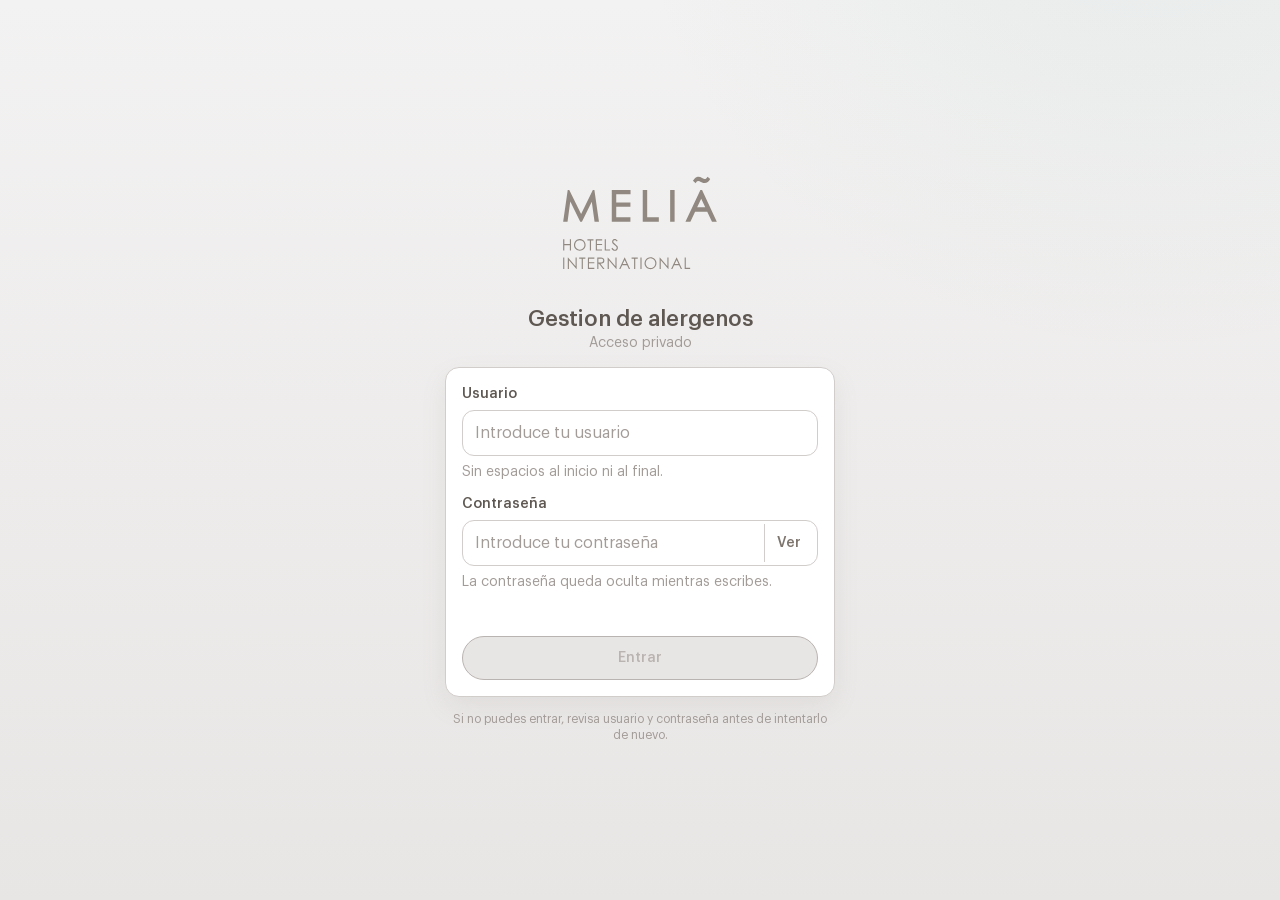
<file: index.html>
<!doctype html>
<html lang="es">
<head>
  <meta charset="utf-8">
  <meta name="viewport" content="width=device-width, initial-scale=1">
  <title>Alergenos - Ensamblaje final</title>
  <meta http-equiv="refresh" content="0; url=frontend/pantallas/acceso.html">
</head>
<body>
  <p>Abriendo Alergenos...</p>
  <script>
    window.location.replace("frontend/pantallas/acceso.html");
  </script>
</body>
</html>
</file>
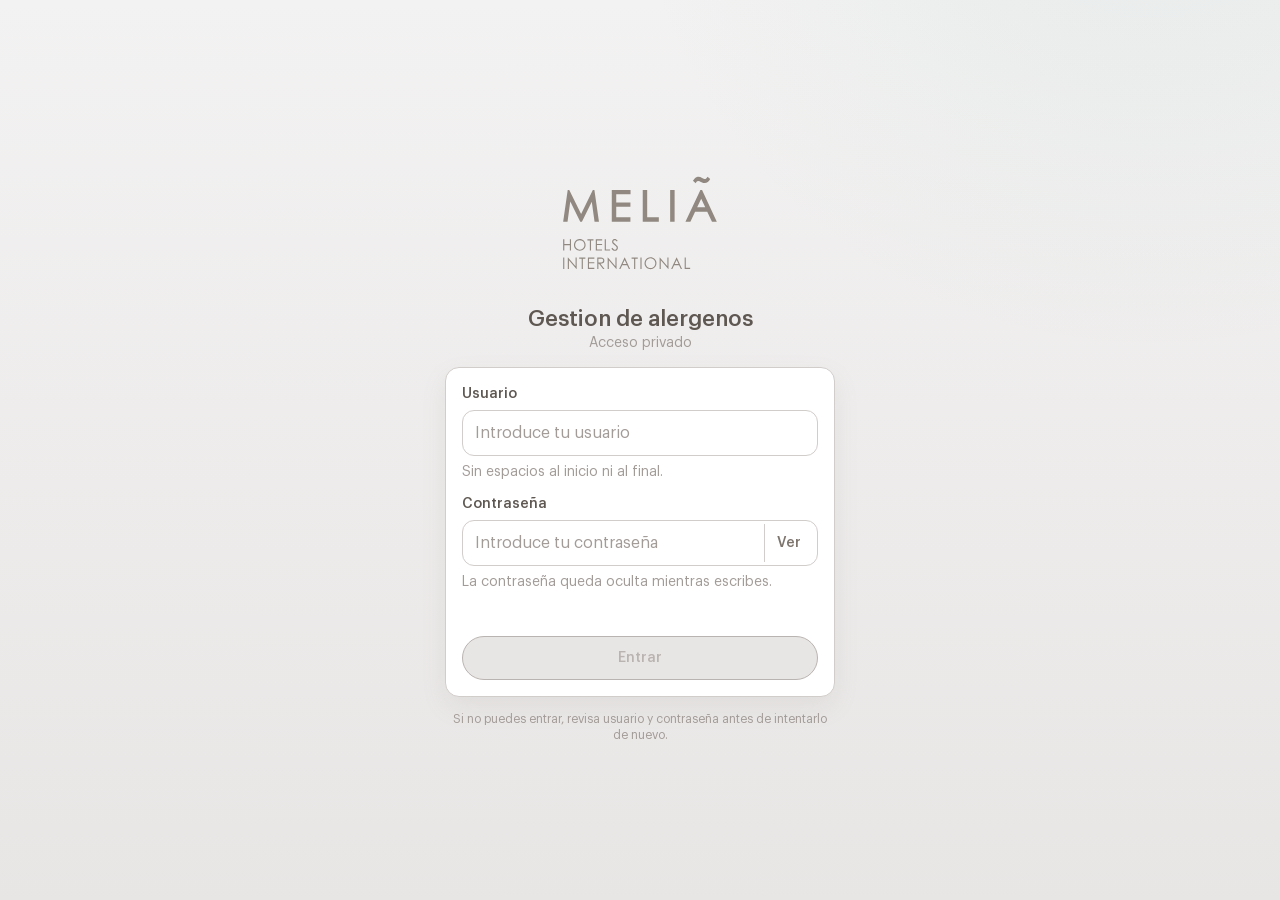
<file: test_boxer1_firebase.html>
<!doctype html>
<html lang="es">
<head>
  <meta charset="utf-8">
  <meta name="viewport" content="width=device-width, initial-scale=1">
  <title>Alergenos V2</title>
  <meta http-equiv="refresh" content="0; url=index.html">
</head>
<body>
  <p>Abriendo Alergenos V2...</p>
  <script>
    window.location.replace("index.html");
  </script>
</body>
</html>
</file>
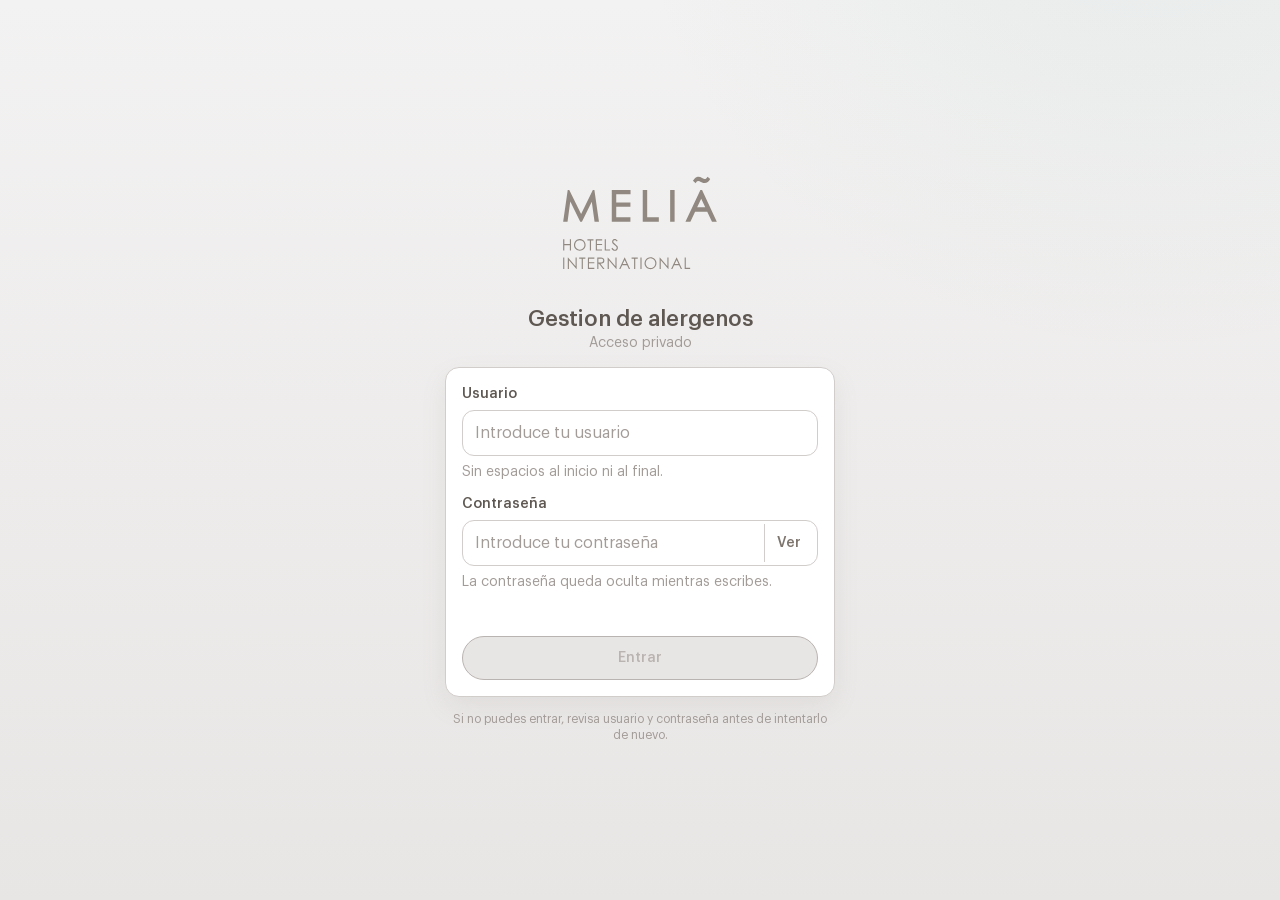
<file: frontend/pantallas/acceso.html>
﻿<!doctype html>
<html lang="es">
<head>
  <meta charset="utf-8">
  <meta name="viewport" content="width=device-width, initial-scale=1">
  <title>Acceso - Gestion de alergenos</title>
  <link rel="stylesheet" href="../styles/app_brand_tokens.css">
  <style>
    @font-face {
      font-family: "Graphik";
      src: url("../../assets/fonts/Graphik-Regular.ttf") format("truetype");
      font-weight: 400;
      font-style: normal;
      font-display: swap;
    }
    @font-face {
      font-family: "Graphik";
      src: url("../../assets/fonts/Graphik-Medium.ttf") format("truetype");
      font-weight: 500;
      font-style: normal;
      font-display: swap;
    }
    @font-face {
      font-family: "Graphik";
      src: url("../../assets/fonts/Graphik-Bold.ttf") format("truetype");
      font-weight: 700;
      font-style: normal;
      font-display: swap;
    }

    :root {
      --font-family-operativa: "Graphik", Arial, sans-serif;
      --panel: var(--bg-surface);
      --surface: var(--bg-surface-soft);
      --line: var(--border-soft);
      --line-strong: var(--border-medium);
      --text: var(--text-primary);
      --text-strong-local: var(--text-strong);
      --muted: var(--text-secondary);
      --primary: var(--action-primary);
      --accent: var(--accent-ui);
      --danger-local: var(--danger-ui);
    }

    * { box-sizing: border-box; }

    html,
    body {
      min-height: 100%;
      margin: 0;
    }

    body {
      min-height: 100vh;
      display: grid;
      place-items: center;
      padding: 24px 16px;
      color: var(--text);
      font-family: var(--font-family-operativa);
      font-size: 16px;
      line-height: 24px;
      background:
        radial-gradient(circle at 90% -20%, rgba(79, 151, 142, 0.08), rgba(79, 151, 142, 0) 34%),
        linear-gradient(180deg, var(--bg-app) 0%, var(--bg-surface-soft) 100%);
    }

    button,
    input {
      font: inherit;
    }

    h1,
    p {
      margin: 0;
    }

    .access-shell {
      width: min(100%, 390px);
      display: grid;
      gap: 14px;
    }

    .brand {
      display: grid;
      justify-items: center;
      gap: 16px;
      text-align: center;
    }

    .brand-logo {
      width: min(320px, 82vw);
      height: auto;
      display: block;
    }

    .brand h1 {
      color: var(--text-strong-local);
      font-size: 22px;
      line-height: 28px;
      font-weight: 500;
      letter-spacing: 0;
    }

    .brand p {
      color: var(--muted);
      font-size: 14px;
      line-height: 20px;
      font-weight: 400;
    }

    .access-panel {
      display: grid;
      gap: 12px;
      padding: 16px;
      border: 1px solid var(--line);
      border-radius: 14px;
      background: var(--panel);
      box-shadow: var(--shadow-soft);
    }

    .field {
      display: grid;
      gap: 6px;
    }

    .field label {
      color: var(--text-strong-local);
      font-size: 14px;
      line-height: 20px;
      font-weight: 500;
    }

    .input-wrap {
      display: flex;
      align-items: center;
      min-height: 44px;
      border: 1px solid var(--line);
      border-radius: 12px;
      background: var(--bg-surface);
      overflow: hidden;
    }

    .input-wrap:focus-within {
      border-color: var(--accent);
      box-shadow: 0 0 0 3px rgba(79, 151, 142, 0.12);
    }

    .input-wrap input {
      width: 100%;
      min-width: 0;
      border: 0;
      outline: 0;
      padding: 10px 12px;
      color: var(--text);
      background: transparent;
      font-size: 16px;
      line-height: 24px;
      font-weight: 400;
    }

    .input-wrap input::placeholder {
      color: var(--muted);
    }

    .password-toggle {
      flex: 0 0 auto;
      min-height: 38px;
      margin-right: 4px;
      padding: 0 12px;
      border: 0;
      border-left: 1px solid var(--line);
      color: var(--text);
      background: transparent;
      cursor: pointer;
      font-size: 14px;
      line-height: 20px;
      font-weight: 500;
    }

    .field-help {
      min-height: 20px;
      color: var(--muted);
      font-size: 14px;
      line-height: 20px;
      font-weight: 400;
    }

    .field-help.is-error,
    .form-message.is-error {
      color: var(--danger-local);
    }

    .field-help.is-warning {
      color: var(--text-strong-local);
    }

    .form-message {
      min-height: 20px;
      color: var(--muted);
      font-size: 14px;
      line-height: 20px;
      font-weight: 400;
    }

    .submit-button {
      min-height: 44px;
      border: 1px solid var(--primary);
      border-radius: 999px;
      color: var(--text-on-solid);
      background: var(--primary);
      cursor: pointer;
      font-size: 14px;
      line-height: 20px;
      font-weight: 500;
    }

    .submit-button:disabled {
      border-color: var(--border-medium);
      color: var(--text-disabled);
      background: var(--bg-disabled);
      cursor: not-allowed;
    }

    .access-note {
      color: var(--muted);
      text-align: center;
      font-size: 12px;
      line-height: 16px;
      font-weight: 400;
    }

    .access-toast {
      position: fixed;
      left: 16px;
      right: 16px;
      bottom: 18px;
      z-index: 10;
      max-width: 420px;
      margin: 0 auto;
      padding: 14px 16px;
      border: 1px solid var(--border-medium);
      border-radius: 12px;
      color: var(--text);
      background: var(--bg-surface);
      box-shadow: var(--shadow-medium);
      font-size: 14px;
      line-height: 20px;
      font-weight: 400;
      opacity: 0;
      transform: translateY(12px);
      pointer-events: none;
      transition: opacity 160ms ease, transform 160ms ease;
    }

    .access-toast.is-visible {
      opacity: 1;
      transform: translateY(0);
    }

    .access-toast.is-error {
      border-color: var(--danger-local);
      color: var(--danger-local);
    }

    .access-toast.is-warning {
      border-color: var(--accent);
      color: var(--text-strong-local);
    }

    @media (max-width: 420px) {
      body {
        align-items: start;
        padding-top: 28px;
      }

      .brand-logo {
        width: min(300px, 82vw);
      }

      .access-panel {
        padding: 14px;
      }
    }
  </style>
</head>
<body>
  <main class="access-shell" aria-label="Acceso a Gestion de alergenos">
    <header class="brand">
      <img class="brand-logo" src="../../assets/logo/MHI-Brand-Logo-Stacked-Gray-rgb.svg" alt="MHI">
      <div>
        <h1>Gestion de alergenos</h1>
        <p>Acceso privado</p>
      </div>
    </header>

    <form class="access-panel" id="access-form" novalidate>
      <div class="field">
        <label for="access-user">Usuario</label>
        <div class="input-wrap">
          <input
            id="access-user"
            name="username"
            type="text"
            autocomplete="username"
            autocapitalize="none"
            spellcheck="false"
            inputmode="email"
            placeholder="Introduce tu usuario"
            required>
        </div>
        <p class="field-help" id="user-help">Sin espacios al inicio ni al final.</p>
      </div>

      <div class="field">
        <label for="access-password">Contraseña</label>
        <div class="input-wrap">
          <input
            id="access-password"
            name="password"
            type="password"
            autocomplete="current-password"
            placeholder="Introduce tu contraseña"
            required>
          <button class="password-toggle" id="password-toggle" type="button" aria-controls="access-password" aria-pressed="false">Ver</button>
        </div>
        <p class="field-help" id="password-help">La contraseña queda oculta mientras escribes.</p>
      </div>

      <p class="form-message" id="form-message" role="status" aria-live="polite"></p>
      <button class="submit-button" id="access-submit" type="submit" disabled>Entrar</button>
    </form>

    <p class="access-note">Si no puedes entrar, revisa usuario y contraseña antes de intentarlo de nuevo.</p>
  </main>

  <div class="access-toast" id="access-toast" role="alert" aria-live="assertive"></div>

<script src="../estado/acceso_app.js?v=20260428guard1"></script>
</body>
</html>
</file>
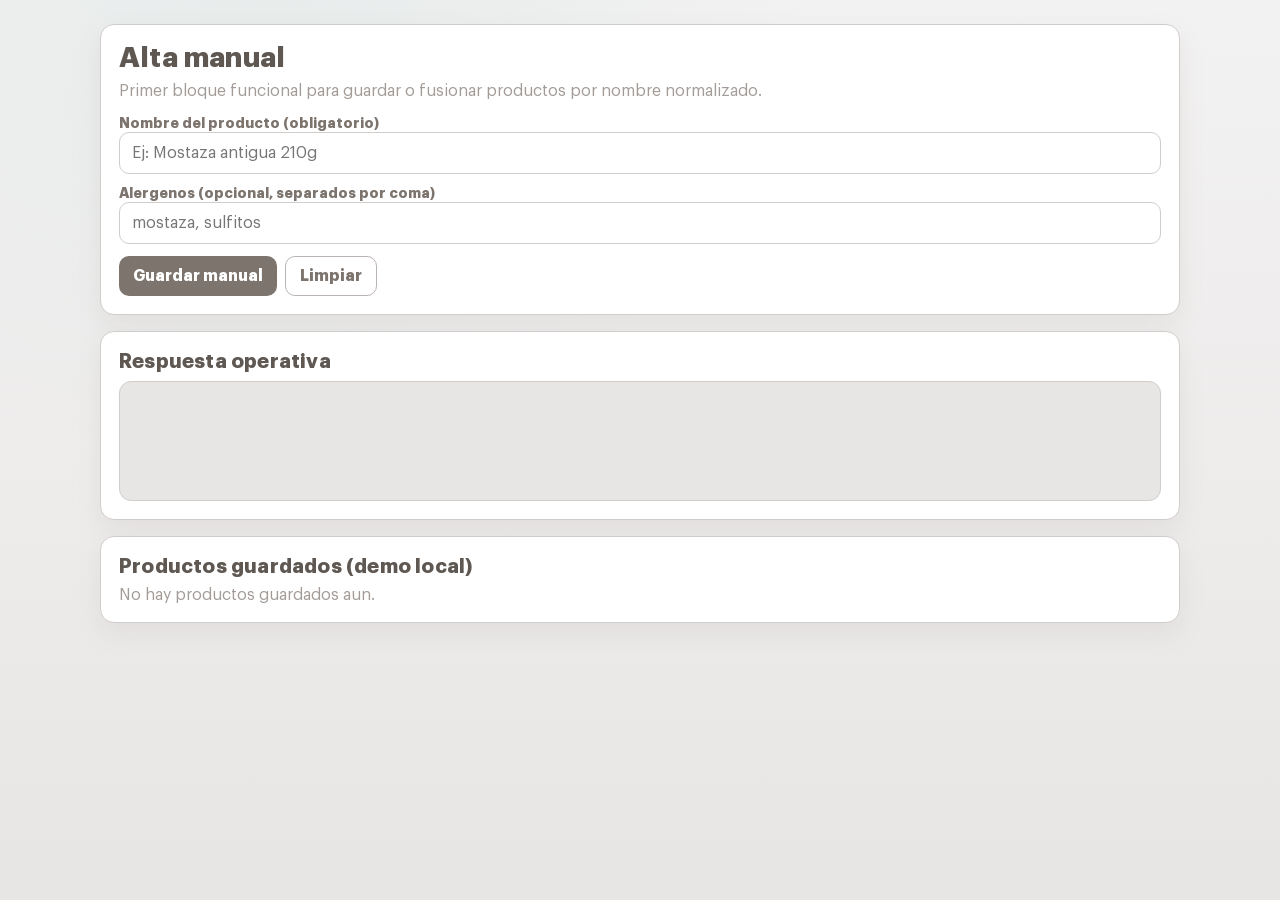
<file: frontend/pantallas/alta_manual.html>
﻿<!doctype html>
<html lang="es">
<head>
  <meta charset="utf-8">
  <meta name="viewport" content="width=device-width, initial-scale=1">
  <title>Alta manual</title>
  <link rel="stylesheet" href="../styles/app_brand_tokens.css">
  <style>
    @font-face {
      font-family: "Graphik";
      src: url("../../assets/fonts/Graphik-Regular.ttf") format("truetype");
      font-weight: 400;
      font-style: normal;
      font-display: swap;
    }
    @font-face {
      font-family: "Graphik";
      src: url("../../assets/fonts/Graphik-Medium.ttf") format("truetype");
      font-weight: 500;
      font-style: normal;
      font-display: swap;
    }
    @font-face {
      font-family: "Graphik";
      src: url("../../assets/fonts/Graphik-Bold.ttf") format("truetype");
      font-weight: 700;
      font-style: normal;
      font-display: swap;
    }
    :root {
      --font-family-operativa: "Graphik", Arial, sans-serif;
      --panel: var(--bg-surface);
      --text: var(--text-primary);
      --muted: var(--text-secondary);
      --line: var(--border-soft);
      --accent: var(--action-primary);
      --accent-2: var(--action-primary-alt);
    }
    * { box-sizing: border-box; }
    body {
      margin: 0;
      font-family: var(--font-family-operativa);
      color: var(--text);
      background:
        radial-gradient(circle at 20% -10%, rgba(79, 151, 142, 0.08), rgba(79, 151, 142, 0) 40%),
        linear-gradient(180deg, var(--bg-app), var(--bg-surface-soft));
      min-height: 100vh;
      padding: 24px;
    }
    .wrap {
      max-width: 1080px;
      margin: 0 auto;
      display: grid;
      gap: 16px;
    }
    .panel {
      background: var(--panel);
      border: 1px solid var(--line);
      border-radius: 14px;
      padding: 18px;
      box-shadow: var(--shadow-soft);
    }
    h1 {
      margin: 0 0 8px;
      font-size: 28px;
      letter-spacing: 0.2px;
      color: var(--text-brand-large);
    }
    p {
      margin: 0;
      color: var(--muted);
    }
    form {
      display: grid;
      gap: 10px;
      margin-top: 14px;
    }
    label {
      font-weight: 700;
      font-size: 14px;
    }
    input {
      width: 100%;
      padding: 11px 12px;
      border: 1px solid var(--line);
      border-radius: 10px;
      font: inherit;
      color: var(--text);
      background: var(--bg-surface);
    }
    .actions {
      display: flex;
      flex-wrap: wrap;
      gap: 8px;
      margin-top: 2px;
    }
    button {
      border: 0;
      border-radius: 10px;
      padding: 10px 14px;
      font: inherit;
      font-weight: 700;
      cursor: pointer;
    }
    .primary {
      color: var(--text-on-dark);
      background: var(--accent);
    }
    .ghost {
      background: var(--bg-surface);
      border: 1px solid var(--border-medium);
      color: var(--text);
    }
    pre {
      margin: 0;
      border: 1px solid var(--line);
      border-radius: 12px;
      background: var(--bg-surface-soft);
      padding: 12px;
      white-space: pre-wrap;
      word-break: break-word;
      min-height: 120px;
      font-family: ui-monospace, SFMono-Regular, Menlo, Consolas, monospace;
      font-size: 13px;
    }
    table {
      width: 100%;
      border-collapse: collapse;
      font-size: 14px;
    }
    th, td {
      border-bottom: 1px solid var(--line);
      text-align: left;
      padding: 9px 6px;
      vertical-align: top;
    }
    th { font-size: 12px; color: var(--muted); letter-spacing: 0.4px; text-transform: uppercase; }
    .empty { color: var(--muted); margin: 0; }
  </style>
</head>
<body>
  <div class="wrap">
    <section class="panel">
        <h1>Alta manual</h1>
      <p>Primer bloque funcional para guardar o fusionar productos por nombre normalizado.</p>
      <form id="alta-manual-form">
        <div>
          <label for="nombre">Nombre del producto (obligatorio)</label>
          <input id="nombre" type="text" placeholder="Ej: Mostaza antigua 210g" required>
        </div>
        <div>
          <label for="alergenos">Alergenos (opcional, separados por coma)</label>
          <input id="alergenos" type="text" placeholder="mostaza, sulfitos">
        </div>
        <div class="actions">
          <button type="submit" class="primary">Guardar manual</button>
          <button type="button" id="limpiar" class="ghost">Limpiar</button>
        </div>
      </form>
    </section>

    <section class="panel">
      <h1 style="font-size: 20px;">Respuesta operativa</h1>
      <pre id="salida-json"></pre>
    </section>

    <section class="panel">
      <h1 style="font-size: 20px;">Productos guardados (demo local)</h1>
      <div id="productos-guardados"></div>
    </section>
  </div>

  <script src="../../shared/alergenos_oficiales.js"></script>
  <script src="../../backend/persistencia/data_store_local.js"></script>
  <script src="../../backend/operativa/alta_manual.js"></script>
  <script src="../estado/cerebro_visible_runtime.js"></script>
  <script src="../estado/cerebro_warmup.js"></script>
  <script src="../estado/alta_manual_app.js"></script>
</body>
</html>
</file>
<file: frontend/styles/app_brand_tokens.css>
:root {
  --bg-app: #F3F2F2;
  --bg-surface: #FFFFFF;
  --bg-surface-soft: #E8E6E5;
  --bg-disabled: #E8E6E5;

  --border-soft: #D1CDCB;
  --border-medium: #B9B4B1;
  --border-strong: #A29B97;

  --text-strong: #5F5852;
  --text-brand-large: #5F5852;
  --text-primary: #7C746D;
  --text-secondary: #A29B97;
  --text-disabled: #B9B4B1;
  --text-on-solid: #FFFFFF;
  --text-on-dark: #FFFFFF;

  --brand-solid: #7C746D;
  --brand-base: #928981;
  --accent-ui: #4F978E;
  --danger-ui: #A54863;

  /* Alias de compatibilidad para no romper pantallas antiguas */
  --action-primary: var(--brand-solid);
  --action-primary-alt: var(--accent-ui);
  --action-soft: var(--bg-surface-soft);
  --action-soft-2: var(--bg-surface-soft);
  --info: var(--accent-ui);
  --danger: var(--danger-ui);
  --danger-soft: var(--danger-ui);
  --support-blue-soft: var(--bg-surface-soft);

  --shadow-soft: 0 10px 24px rgba(146, 137, 129, 0.12);
  --shadow-medium: 0 16px 28px rgba(146, 137, 129, 0.16);
  --shadow-strong: 0 24px 48px rgba(146, 137, 129, 0.22);

  --overlay-soft: rgba(146, 137, 129, 0.42);
  --overlay-strong: rgba(124, 116, 109, 0.82);

  --surface-glass: rgba(255, 255, 255, 0.72);
  --surface-glass-strong: rgba(255, 255, 255, 0.9);
  --surface-soft-strong: rgba(232, 230, 229, 0.9);

  --accent-fill-soft: rgba(232, 230, 229, 0.9);
  --accent-fill: rgba(232, 230, 229, 0.75);
  --accent-fill-strong: rgba(232, 230, 229, 0.95);
  --accent-line-soft: rgba(79, 151, 142, 0.35);
  --accent-line-strong: rgba(79, 151, 142, 0.8);

  --danger-fill: rgba(255, 255, 255, 1);
  --danger-line: rgba(165, 72, 99, 0.75);

  --neutral-dash: rgba(185, 180, 177, 0.7);
  --neutral-dash-soft: rgba(185, 180, 177, 0.45);
}
</file>
